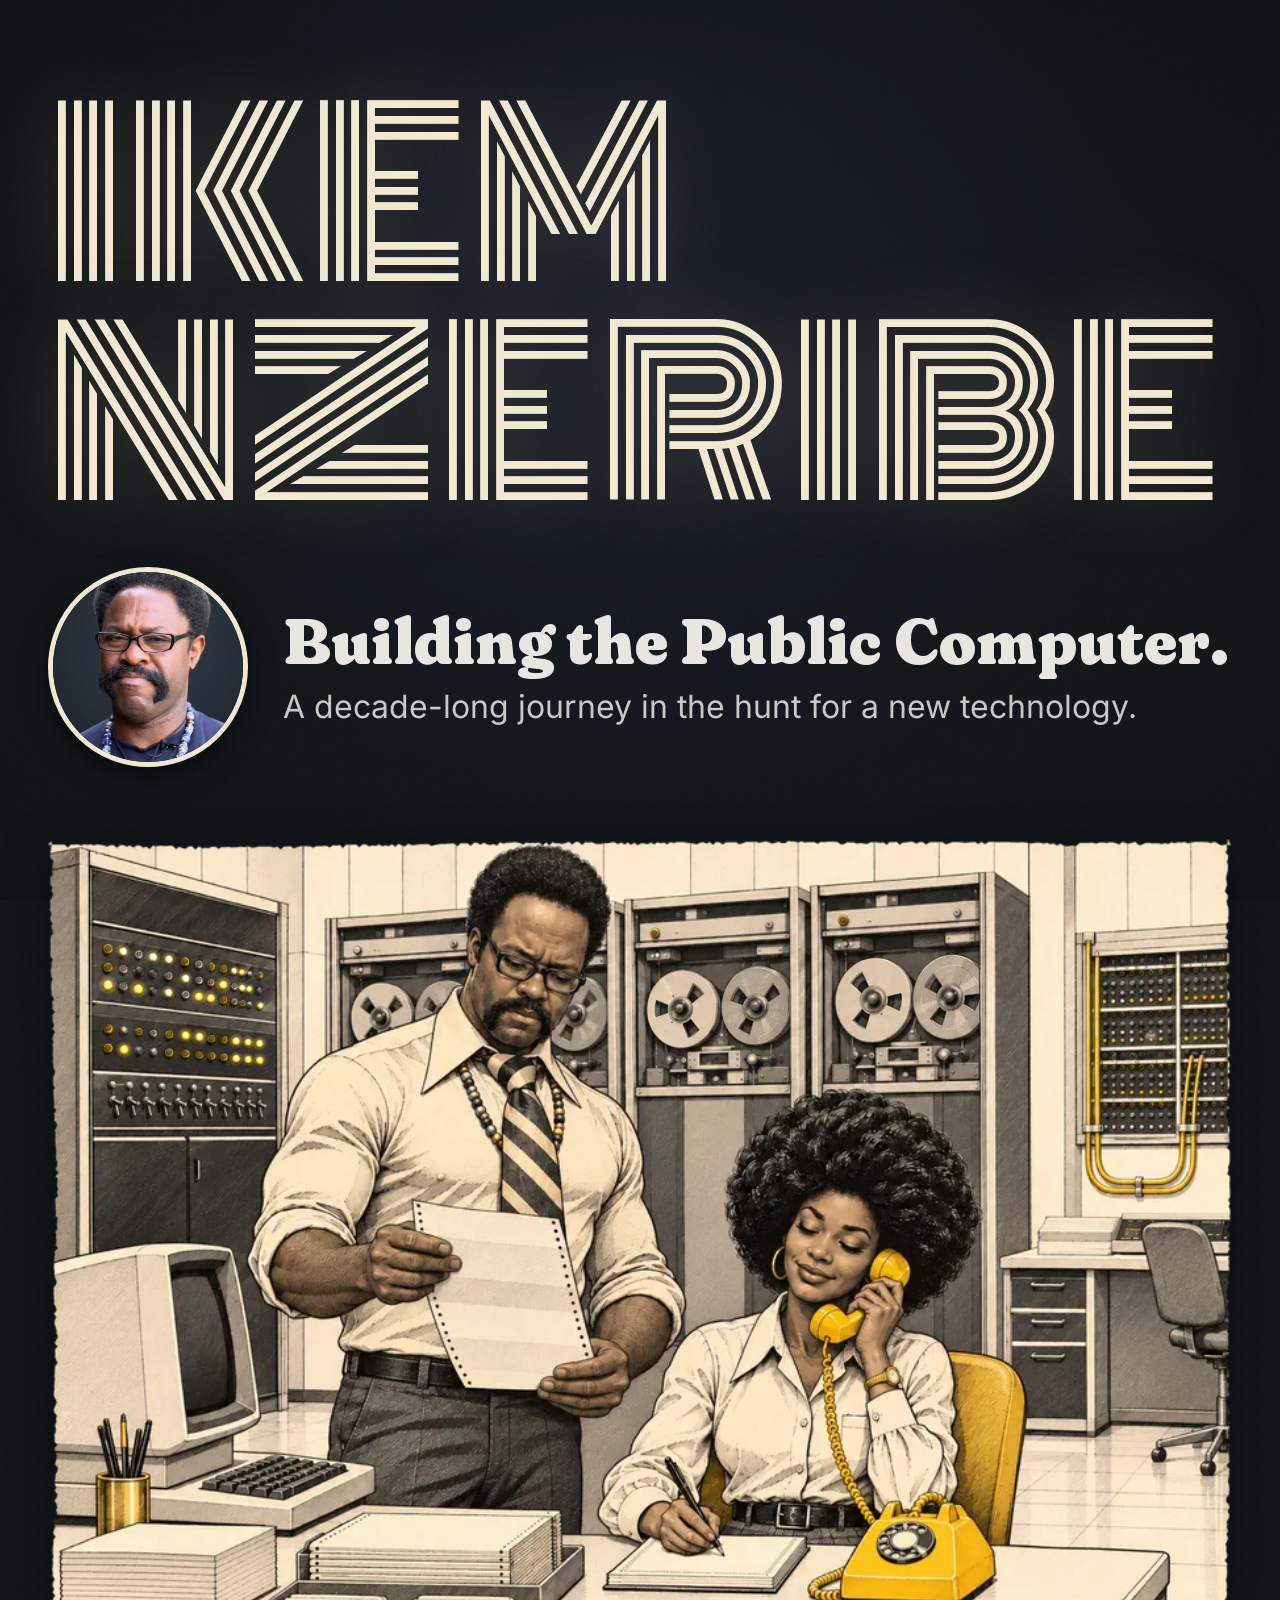
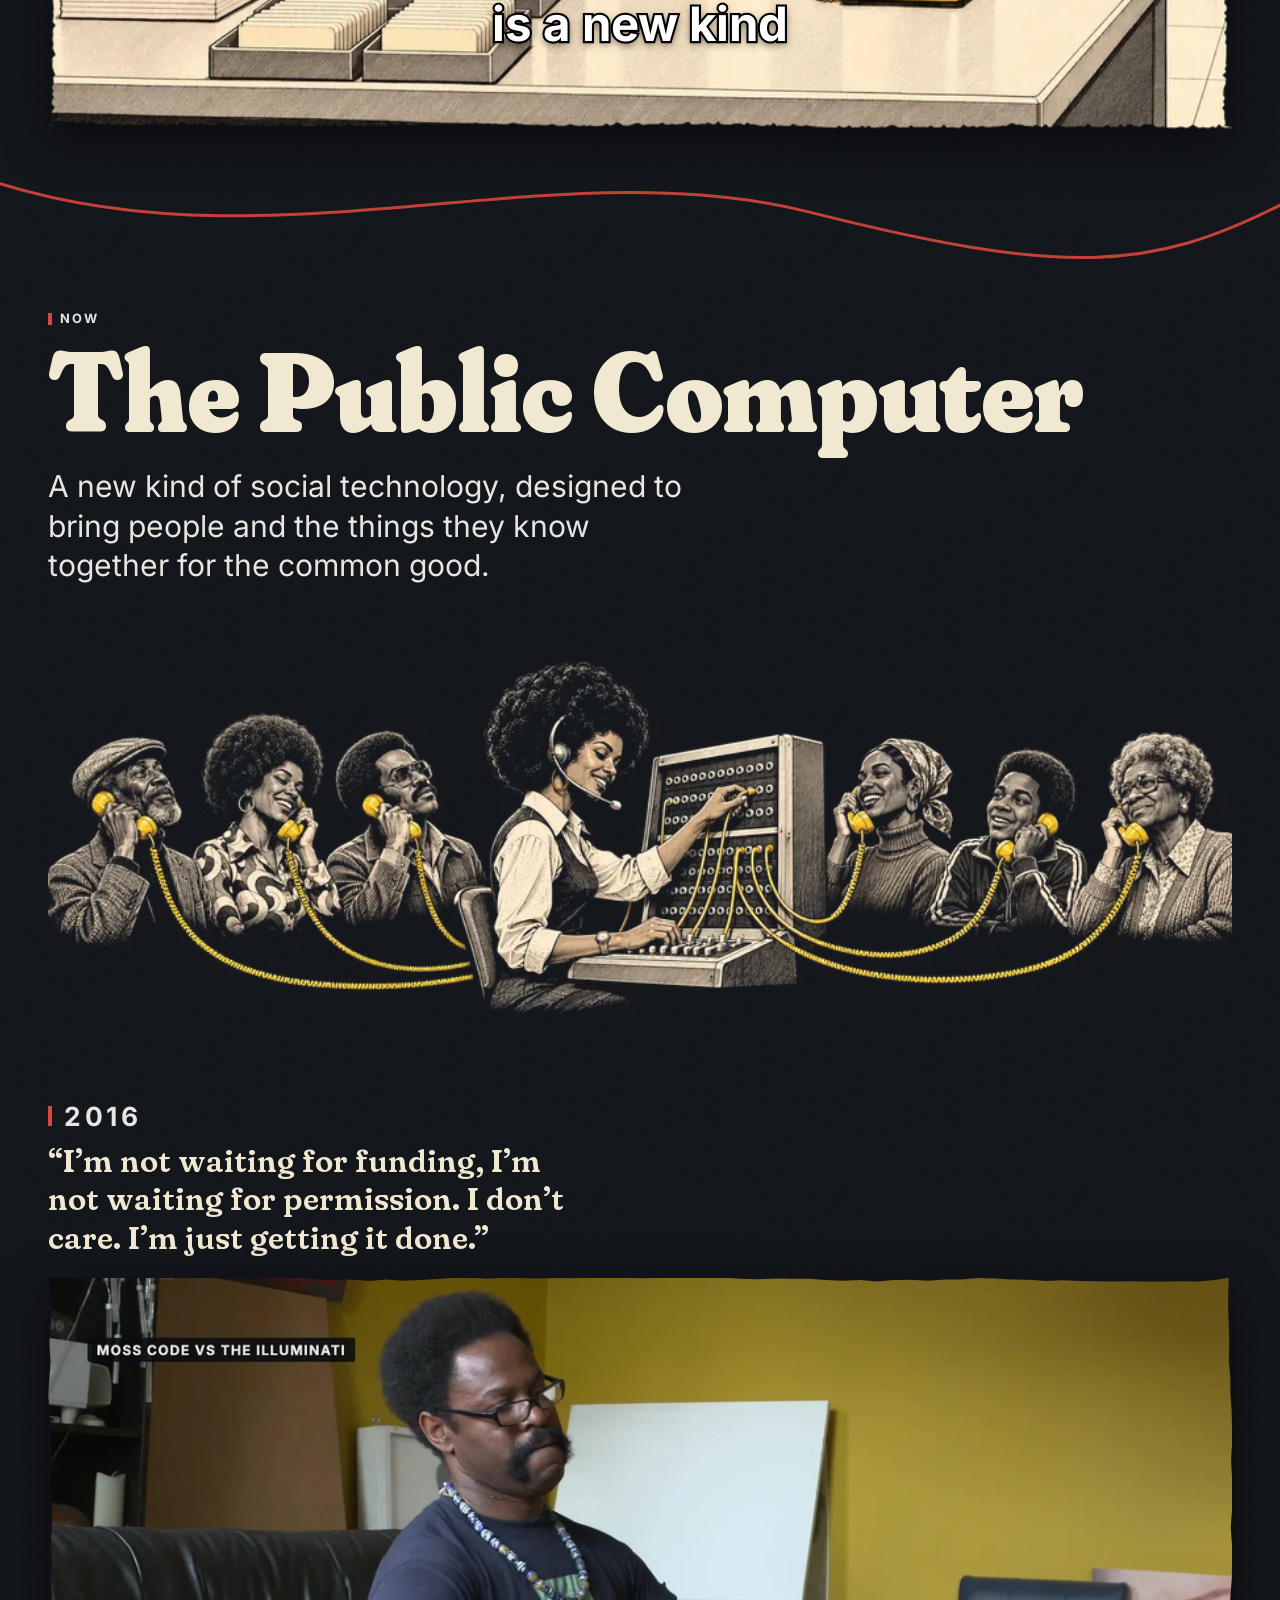
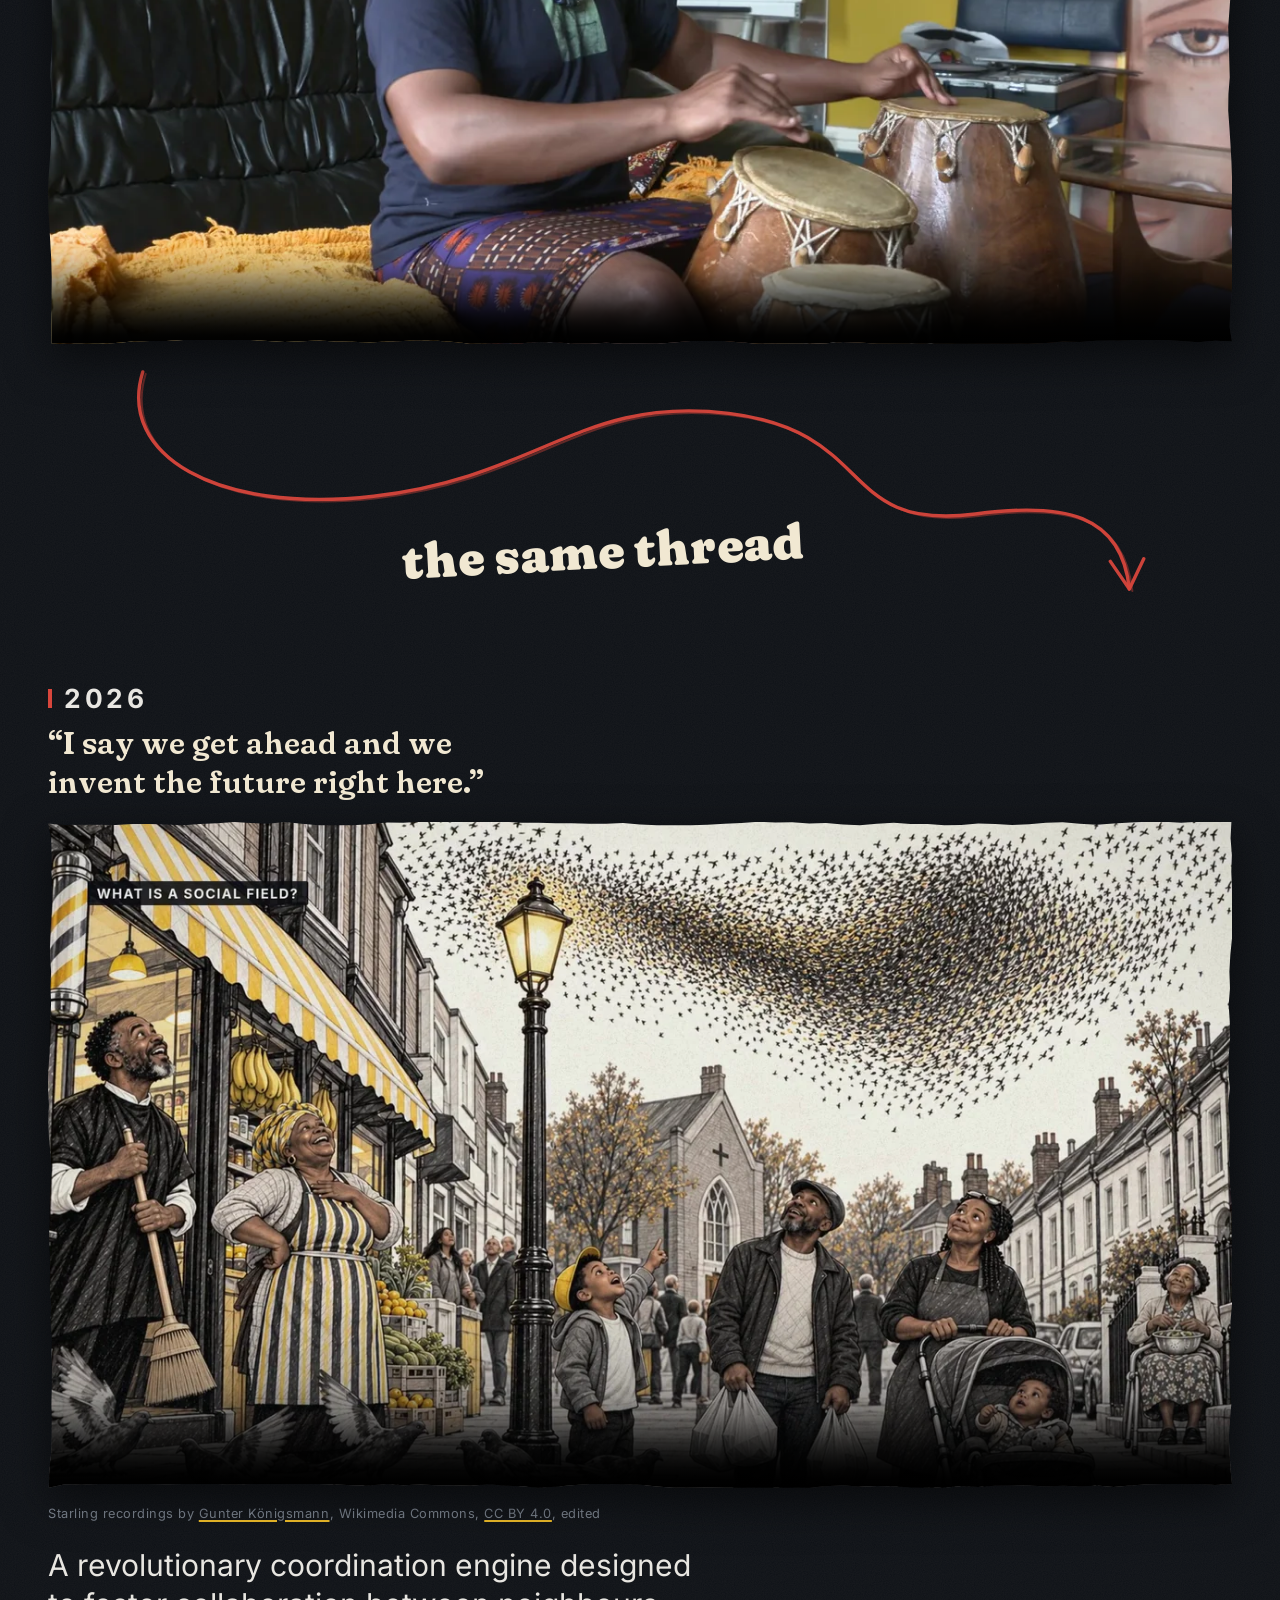
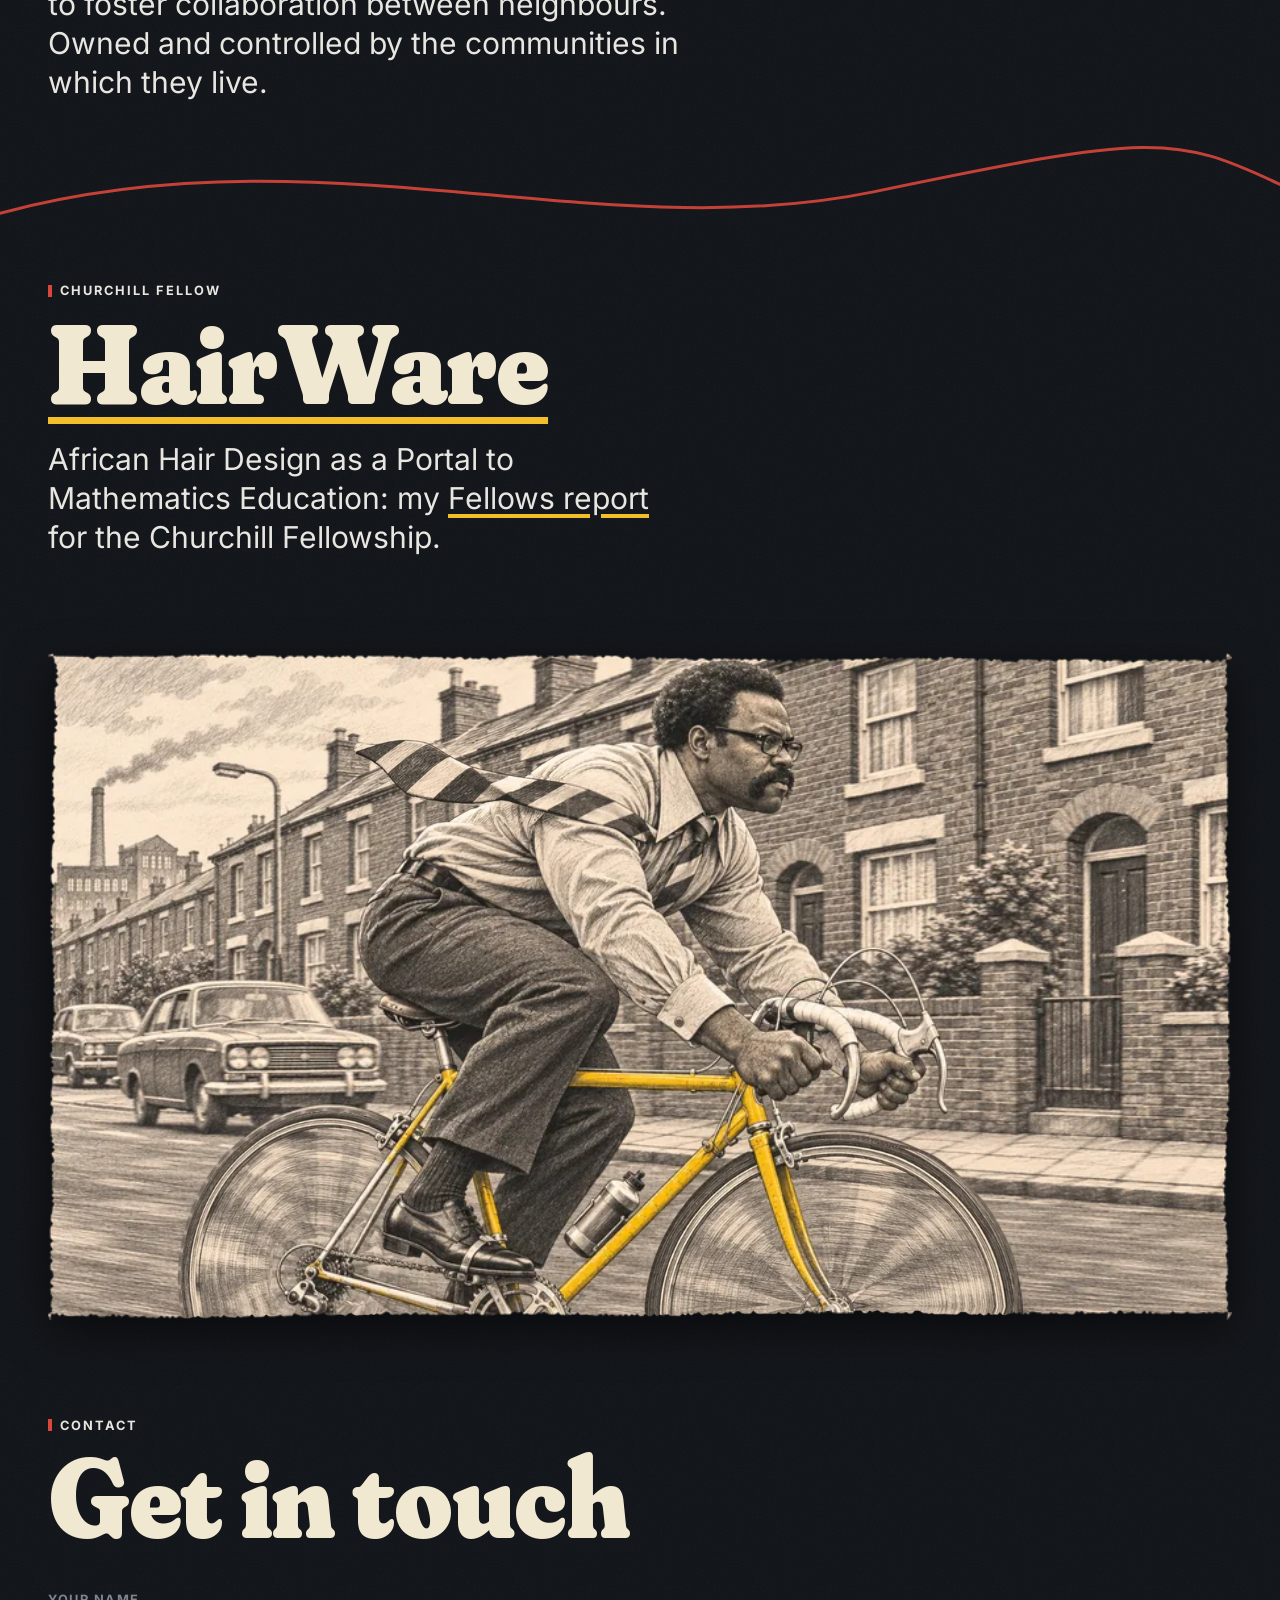
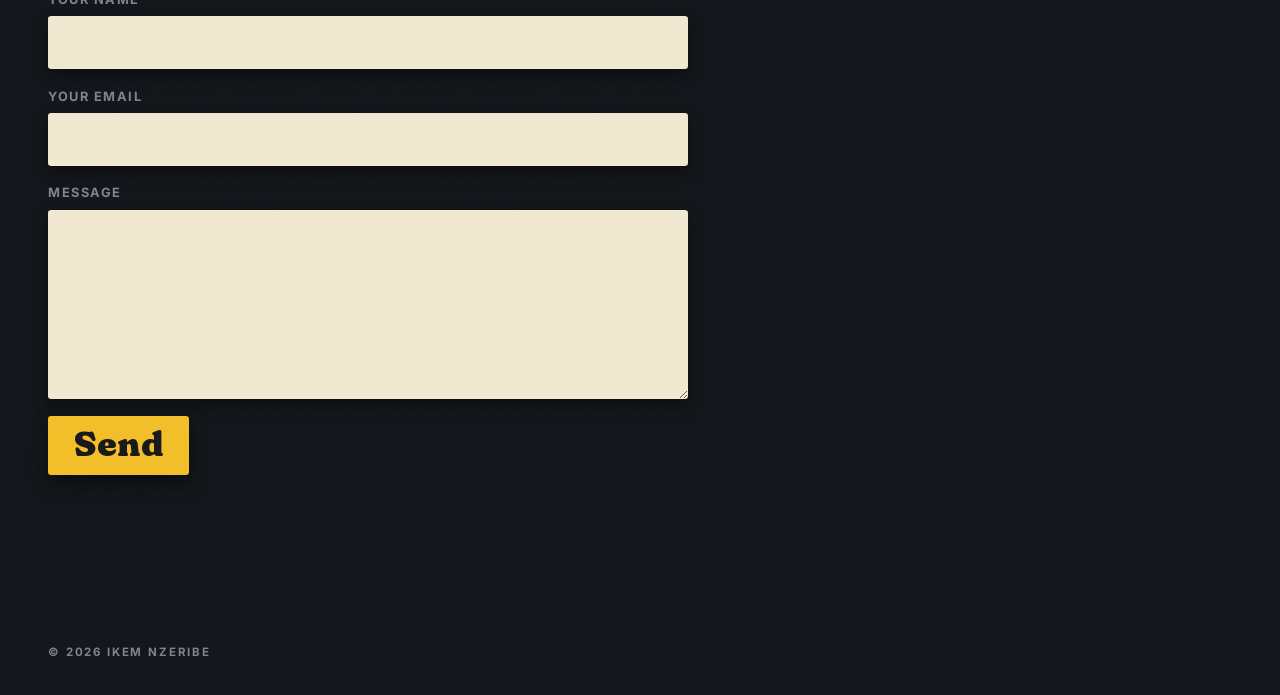
<file: index.html>
<!doctype html>
<html lang="en-GB">
<head>
<meta charset="utf-8">
<meta name="viewport" content="width=device-width, initial-scale=1">
<title>Ikem Nzeribe</title>
<meta name="description" content="Ikem Nzeribe is building the Public Computer: a new kind of social technology, designed to bring people and the things they know together for the common good.">
<link rel="canonical" href="https://nzeribe.uk/">
<meta property="og:type" content="website">
<meta property="og:url" content="https://nzeribe.uk/">
<meta property="og:title" content="Ikem Nzeribe">
<meta property="og:description" content="Building the Public Computer: a new kind of social technology, designed to bring people and the things they know together for the common good.">
<meta property="og:image" content="https://nzeribe.uk/img/og.jpg">
<meta property="og:image:width" content="1200">
<meta property="og:image:height" content="630">
<meta property="og:image:alt" content="Ikem Nzeribe and a colleague, drawn at work in a 1970s computer room, beside his name in striped 1970s letters.">
<meta name="twitter:card" content="summary_large_image">
<meta name="theme-color" content="#0e1116">
<link rel="icon" type="image/png" sizes="64x64" href="img/favicon-64.png">
<link rel="apple-touch-icon" href="img/apple-touch-icon.png">
<link rel="preload" href="fonts/Monoton-latin.woff2" as="font" type="font/woff2" crossorigin>
<link rel="preload" href="fonts/Fraunces-latin-var.woff2" as="font" type="font/woff2" crossorigin>
<link rel="stylesheet" href="style.css?v=3">
<link rel="stylesheet" href="film.css?v=4">
<script src="site.js?v=2" defer></script>
<script src="film.js?v=2" defer></script>
</head>
<body>

<main>

  <section class="wrap intro">
    <h1 class="name"><span>Ikem</span> <span>Nzeribe</span></h1>
    <div class="who">
      <img class="portrait" src="img/ikem.jpg" width="640" height="640" alt="Ikem Nzeribe: a handlebar moustache, black rectangular glasses and a string of beads; a serious, direct look.">
      <div class="say">
        <p class="lede">Building the Public Computer.</p>
        <p class="sub">A decade-long journey in the hunt for a new technology.</p>
      </div>
    </div>
  </section>

  <figure class="wrap card hero">
    <div class="frame">
      <img src="img/hero-1600.webp" srcset="img/hero-900.webp 900w, img/hero-1600.webp 1446w" sizes="(min-width: 1280px) 1184px, calc(100vw - 2rem)" width="1446" height="1087" alt="A drawing of Ikem and a colleague running a 1970s computer room together: she takes a call on a yellow rotary telephone and writes it down while he reads a printout. Tape drives and lamp panels line the walls, and the room is in good order.">
      <p class="caption" aria-hidden="true"><span data-caption></span></p>
    </div>
  </figure>

  <svg class="pencil" viewBox="0 0 1200 160" preserveAspectRatio="none" aria-hidden="true">
    <path d="M 0 30 C 260 150, 520 -20, 760 70 S 1080 150, 1200 60" />
  </svg>

  <section class="wrap now" aria-labelledby="now-title">
    <p class="kicker">Now</p>
    <h2 id="now-title" class="chunky">The Public Computer</h2>
    <p class="line">A new kind of social technology, designed to bring people and the things they know together for the common good.</p>
    <figure class="dissolve">
      <img src="img/switchboard-1600.webp" srcset="img/switchboard-900.webp 900w, img/switchboard-1600.webp 1600w" sizes="(min-width: 1280px) 1184px, calc(100vw - 2rem)" width="1600" height="533" loading="lazy" alt="A drawing of a 1970s switchboard operator connecting a chain of people, young and old, who talk to one another on yellow telephones; every cord runs back to her board.">
    </figure>

    <figure class="film" id="film">
      <p class="kicker">2016</p>
      <p class="say">&ldquo;I&rsquo;m not waiting for funding, I&rsquo;m not waiting for permission. I don&rsquo;t care. I&rsquo;m just getting it done.&rdquo;</p>
      <div class="frame">
        <video controls preload="none" playsinline width="1280" height="720" poster="img/moss-code-poster.webp" aria-label="Moss Code vs The Illuminati. A film.">
          <source src="film/moss-code.mp4" type="video/mp4">
        </video>
      </div>
    </figure>

    <svg class="thread" viewBox="0 0 1200 250" role="img" aria-label="An arrow drawn by hand from the first film to the second: the same thread.">
      <path class="stroke ghost" transform="translate(3 2)" d="M 96 6 C 70 90, 170 150, 330 132 C 500 112, 540 30, 690 48 C 840 66, 800 168, 940 150 C 1030 138, 1088 150, 1096 226"/>
      <path class="stroke" d="M 96 6 C 70 90, 170 150, 330 132 C 500 112, 540 30, 690 48 C 840 66, 800 168, 940 150 C 1030 138, 1088 150, 1096 226"/>
      <path class="stroke head" d="M 1110.6 195.3 L 1096 226 L 1076.7 198"/>
      <text x="360" y="216" transform="rotate(-3 360 216)">the same thread</text>
    </svg>

    <figure class="film torn-b" id="film-field">
      <p class="kicker">2026</p>
      <p class="say">&ldquo;I say we get ahead and we invent the future right here.&rdquo;</p>
      <div class="frame">
        <video controls preload="none" playsinline width="1280" height="720" poster="img/social-field-poster.webp" aria-label="What is a social field? A film.">
          <source src="film/social-field.mp4" type="video/mp4">
        </video>
      </div>
      <p class="label credit">Starling recordings by <a href="https://commons.wikimedia.org/wiki/File:2018-10-10_landende_stare.ogg">Gunter Königsmann</a>, Wikimedia Commons, <a href="https://creativecommons.org/licenses/by/4.0/">CC BY 4.0</a>, edited</p>
    </figure>

    <p class="line">A revolutionary coordination engine designed to foster collaboration between neighbours. Owned and controlled by the communities in which they live.</p>

  </section>

  <svg class="pencil" viewBox="0 0 1200 160" preserveAspectRatio="none" aria-hidden="true">
    <path d="M 0 110 C 300 -10, 560 160, 820 80 S 1100 0, 1200 70" />
  </svg>

  <section class="wrap fellow" aria-labelledby="fellow-title">
    <p class="kicker">Churchill Fellow</p>
    <h2 id="fellow-title" class="chunky"><a href="https://churchillfellowship.org/ideas-experts/ideas-library/hairware-african-hair-design-as-a-portal-to-mathematics-education/">HairWare</a></h2>
    <p class="line">African Hair Design as a Portal to Mathematics Education: my <a href="https://churchillfellowship.org/ideas-experts/ideas-library/hairware-african-hair-design-as-a-portal-to-mathematics-education/">Fellows report</a> for the Churchill Fellowship.</p>
  </section>

  <figure class="wrap card racer">
    <div class="frame">
      <img src="img/racer-1600.webp" srcset="img/racer-900.webp 900w, img/racer-1600.webp 1600w" sizes="(min-width: 1280px) 1184px, calc(100vw - 2rem)" width="1600" height="900" loading="lazy" alt="A drawing of Ikem riding a yellow racing bike down a street of red-brick terraces, his fat striped tie flying over his shoulder.">
    </div>
  </figure>

  <section class="wrap contact" aria-labelledby="contact-title">
    <p class="kicker">Contact</p>
    <h2 id="contact-title" class="chunky">Get in touch</h2>
    <form class="form" action="https://api.web3forms.com/submit" method="POST" data-form>
      <input type="hidden" name="access_key" value="f77bfeb5-20fa-4959-9a33-19c318b8830f">
      <input type="hidden" name="subject" value="A message from nzeribe.uk">
      <input type="hidden" name="from_name" value="nzeribe.uk">
      <input type="hidden" name="redirect" value="https://nzeribe.uk/thanks.html">
      <input type="checkbox" name="botcheck" class="hp" tabindex="-1" autocomplete="off" aria-hidden="true">
      <label>Your name <input type="text" name="name" required autocomplete="name"></label>
      <label>Your email <input type="email" name="email" required autocomplete="email"></label>
      <label>Message <textarea name="message" rows="6" required></textarea></label>
      <button type="submit">Send</button>
      <p class="status" role="status" aria-live="polite" data-status></p>
    </form>
  </section>

</main>

<footer class="wrap foot">
  <p class="label">© 2026 Ikem Nzeribe</p>
</footer>

</body>
</html>
</file>
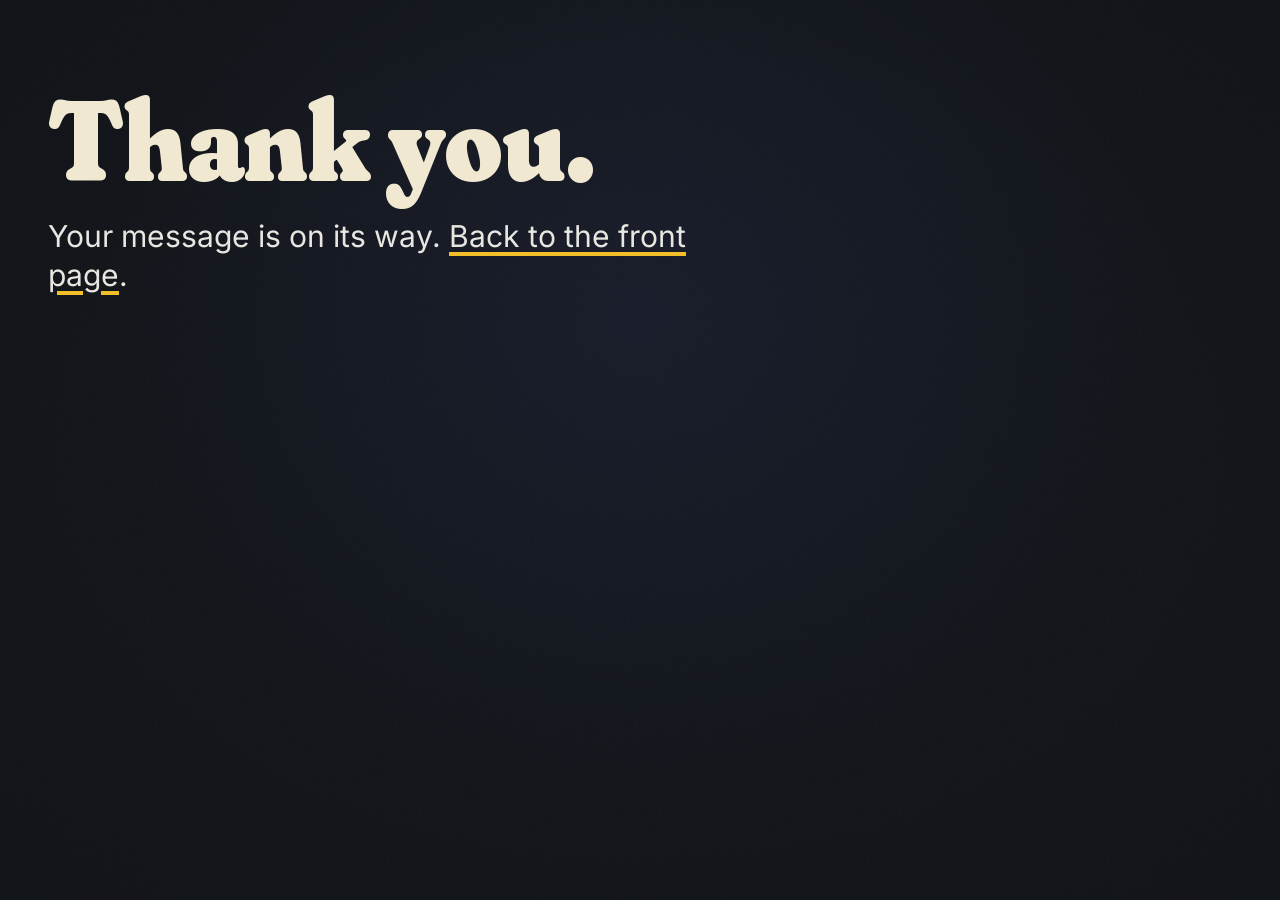
<file: thanks.html>
<!doctype html>
<html lang="en-GB">
<head>
<meta charset="utf-8">
<meta name="viewport" content="width=device-width, initial-scale=1">
<title>Thank you · Ikem Nzeribe</title>
<link rel="icon" type="image/png" sizes="64x64" href="/img/favicon-64.png">
<link rel="stylesheet" href="/style.css">
</head>
<body>
<main class="wrap intro">
  <h2 class="chunky">Thank you.</h2>
  <p class="line">Your message is on its way. <a href="/">Back to the front page</a>.</p>
</main>
</body>
</html>
</file>
<file: style.css>
@font-face {
  font-family: "Monoton";
  src: url("fonts/Monoton-latin.woff2") format("woff2");
  font-weight: 400;
  font-display: swap;
}
@font-face {
  font-family: "Fraunces";
  src: url("fonts/Fraunces-latin-var.woff2") format("woff2");
  font-weight: 100 900;
  font-display: swap;
}
@font-face {
  font-family: "Inter";
  src: url("fonts/Inter-400.woff2") format("woff2");
  font-weight: 400;
  font-display: swap;
}
@font-face {
  font-family: "Inter";
  src: url("fonts/Inter-700.woff2") format("woff2");
  font-weight: 700;
  font-display: swap;
}

:root {
  --ground: #0e1116;
  --ink: #e8e6e1;
  --cream: #f1e8d2;
  --dim: #7d8590;
  --yellow: #f2bf2a;
  --red: #d8463c;
  --gutter: clamp(1rem, 4vw, 3rem);
  --max: 1280px;
}

* { box-sizing: border-box; }

html { -webkit-text-size-adjust: 100%; }

body {
  margin: 0;
  color: var(--ink);
  background-color: var(--ground);
  background-image:
    radial-gradient(ellipse at 50% 35%, rgba(40, 46, 78, 0.35), rgba(0, 0, 0, 0) 60%),
    radial-gradient(ellipse at center, rgba(0, 0, 0, 0) 55%, rgba(0, 0, 0, 0.09) 100%),
    url("data:image/svg+xml;utf8,<svg xmlns='http://www.w3.org/2000/svg' width='240' height='240'><filter id='n'><feTurbulence type='fractalNoise' baseFrequency='0.9' numOctaves='2' stitchTiles='stitch'/><feColorMatrix values='0 0 0 0 1  0 0 0 0 1  0 0 0 0 1  0 0 0 0.045 0'/></filter><rect width='100%' height='100%' filter='url(%23n)'/></svg>");
  background-attachment: fixed, fixed, scroll;
  font-family: "Inter", system-ui, -apple-system, "Segoe UI", sans-serif;
  font-size: clamp(1.05rem, 0.98rem + 0.35vw, 1.3rem);
  line-height: 1.55;
  overflow-x: hidden;
}

img { display: block; max-width: 100%; height: auto; }

a {
  color: inherit;
  text-decoration-line: underline;
  text-decoration-color: var(--yellow);
  text-decoration-thickness: 0.12em;
  text-underline-offset: 0.18em;
}
a:hover, a:focus-visible { color: var(--yellow); }
a:focus-visible { outline: 3px solid var(--yellow); outline-offset: 4px; border-radius: 2px; }

.wrap {
  width: 100%;
  max-width: var(--max);
  margin-inline: auto;
  padding-inline: var(--gutter);
}

.label, .kicker {
  margin: 0;
  font-weight: 700;
  font-size: 0.72rem;
  letter-spacing: 0.16em;
  text-transform: uppercase;
  color: var(--dim);
}
.kicker { color: var(--ink); font-size: 0.8rem; margin-bottom: 0.6rem; }
.kicker::before {
  content: "";
  display: inline-block;
  width: 0.24rem;
  height: 0.95em;
  margin-right: 0.6em;
  vertical-align: -0.12em;
  background: var(--red);
}

.intro { padding-top: clamp(2.6rem, 7vw, 5.5rem); }
.name {
  margin: 0;
  font-family: "Monoton", "Inter", sans-serif;
  font-weight: 400;
  font-size: min(14.5rem, calc((100vw - 2 * var(--gutter)) / 5.3));
  line-height: 0.98;
  letter-spacing: 0.01em;
  text-transform: uppercase;
  color: var(--cream);
  text-shadow: 0 0 0.35em rgba(255, 228, 170, 0.18);
}
.name span { display: block; }

.who {
  display: flex;
  align-items: center;
  gap: clamp(1rem, 3vw, 2.2rem);
  margin-top: clamp(1.4rem, 3.5vw, 2.6rem);
}
.portrait {
  flex: none;
  width: clamp(7.5rem, 22vw, 12.5rem);
  aspect-ratio: 1;
  object-fit: cover;
  border-radius: 50%;
  border: 0.32rem solid var(--cream);
  box-shadow: 0 0.6rem 1.6rem rgba(0, 0, 0, 0.5);
}
.lede {
  min-width: 0;
  margin: 0;
  font-family: "Fraunces", Georgia, serif;
  font-weight: 900;
  font-size: clamp(1.5rem, 5.2vw, 4rem);
  line-height: 1.02;
  text-wrap: balance;
  color: var(--ink);
}

.card { margin: clamp(2.4rem, 6vw, 4.5rem) auto 0; }
.card .frame { position: relative; }
.card img { width: 100%; filter: drop-shadow(0 0.9rem 1.4rem rgba(0, 0, 0, 0.55)); }

.caption {
  position: absolute;
  inset: auto 0 9% 0;
  margin: 0;
  padding-inline: 6%;
  text-align: center;
  font-weight: 700;
  font-size: clamp(1.15rem, 3.7vw, 3.3rem);
  line-height: 1.1;
  color: #fff;
  -webkit-text-stroke: 0.09em #000;
  paint-order: stroke fill;
  text-shadow: 0 0.06em 0.18em rgba(0, 0, 0, 0.7);
  pointer-events: none;
}

.pencil {
  display: block;
  width: 100%;
  height: clamp(4rem, 9vw, 8rem);
  margin-block: clamp(1rem, 3vw, 2rem);
  overflow: hidden;
}
.pencil path {
  fill: none;
  stroke: var(--red);
  stroke-width: 3;
  stroke-linecap: round;
  vector-effect: non-scaling-stroke;
  opacity: 0.9;
}

.chunky {
  margin: 0;
  font-family: "Fraunces", Georgia, serif;
  font-weight: 900;
  font-size: min(7rem, calc((100vw - 2 * var(--gutter)) / 5.8));
  line-height: 0.95;
  letter-spacing: -0.01em;
  color: var(--cream);
}
.chunky a { text-decoration-thickness: 0.06em; text-underline-offset: 0.12em; }
.line {
  max-width: 34ch;
  margin: clamp(0.9rem, 2.2vw, 1.4rem) 0 0;
  font-size: clamp(1.25rem, 1rem + 1.1vw, 2rem);
  line-height: 1.3;
}

.racer { margin-top: clamp(3rem, 8vw, 6rem); }

.contact { margin-top: clamp(3rem, 8vw, 6rem); }
.form {
  display: grid;
  gap: 1.1rem;
  max-width: 40rem;
  margin-top: clamp(1.4rem, 3.5vw, 2.4rem);
}
.form label {
  display: grid;
  gap: 0.4rem;
  font-weight: 700;
  font-size: 0.8rem;
  letter-spacing: 0.12em;
  text-transform: uppercase;
  color: var(--dim);
}
.form input, .form textarea {
  width: 100%;
  padding: 0.8rem 0.95rem;
  border: 0;
  border-radius: 0.2rem;
  background: var(--cream);
  color: #1a1a1a;
  font: inherit;
  font-size: 1.1rem;
  letter-spacing: normal;
  text-transform: none;
  box-shadow: 0 0.4rem 1rem rgba(0, 0, 0, 0.35);
}
.form textarea { resize: vertical; min-height: 9rem; }
.form input:focus-visible, .form textarea:focus-visible { outline: 3px solid var(--yellow); outline-offset: 2px; }
.form .hp { display: none; }
.form button {
  justify-self: start;
  padding: 0.55rem 1.6rem 0.7rem;
  border: 0;
  border-radius: 0.2rem;
  background: var(--yellow);
  color: #1a1a1a;
  font-family: "Fraunces", Georgia, serif;
  font-weight: 900;
  font-size: clamp(1.5rem, 1.1rem + 1.4vw, 2.2rem);
  line-height: 1.1;
  cursor: pointer;
  box-shadow: 0 0.5rem 1.2rem rgba(0, 0, 0, 0.45);
}
.form button:hover { background: #ffd04a; }
.form button:focus-visible { outline: 3px solid var(--cream); outline-offset: 3px; }
.form button[disabled] { opacity: 0.6; cursor: progress; }
.status { margin: 0; min-height: 1.6em; font-size: 1.15rem; color: var(--ink); }

.foot { margin-top: clamp(3rem, 8vw, 6rem); padding-block: 1.6rem 2.2rem; }

@media (max-width: 560px) {
  .who { align-items: flex-start; }
}

.machine, .calls {
  position: absolute;
  inset: 0;
  pointer-events: none;
}
.machine .clip { position: absolute; inset: 0; }
.machine .reel { position: absolute; }
.machine .reel img { width: 100%; height: 100%; filter: none; }
.lamp, .jack { position: absolute; }
.lamp .shade, .lamp .glow {
  position: absolute;
  border-radius: 50%;
  opacity: 0;
  transition: opacity 0.22s ease-out;
}
.lamp .shade {
  inset: 29%;
  background: radial-gradient(circle closest-side, #77736b 0 72%, rgba(119, 115, 107, 0) 100%);
  mix-blend-mode: multiply;
}
.lamp .glow {
  inset: 0;
  background: radial-gradient(circle closest-side, rgba(255, 247, 210, 0.95) 0, rgba(255, 214, 90, 0.9) 30%, rgba(242, 191, 42, 0.4) 50%, rgba(242, 191, 42, 0) 100%);
  mix-blend-mode: screen;
}
.lamp.on .glow, .lamp.off .shade { opacity: 1; transition-duration: 0.07s; }
.jack {
  border-radius: 50%;
  background: radial-gradient(circle closest-side, #fff4c4 0, #ffd84f 14%, rgba(242, 191, 42, 0.95) 24%, rgba(242, 191, 42, 0.5) 42%, rgba(242, 191, 42, 0.16) 70%, rgba(242, 191, 42, 0) 100%);
  mix-blend-mode: screen;
  opacity: 0;
  transition: opacity 0.25s ease-out;
}
.jack.on { opacity: 1; transition-duration: 0.08s; }
.ride { position: absolute; inset: 0; pointer-events: none; }
.ride canvas { position: absolute; display: block; }

.dissolve { position: relative; margin: clamp(1.8rem, 4.5vw, 3.2rem) 0 0; }
.dissolve img {
  width: 100%;
  mix-blend-mode: screen;
  -webkit-mask-image: radial-gradient(ellipse 72% 78% at 50% 50%, #000 70%, transparent 100%);
  mask-image: radial-gradient(ellipse 72% 78% at 50% 50%, #000 70%, transparent 100%);
}
</file>
<file: film.css>
.film { margin: clamp(2.4rem, 6vw, 4.5rem) 0 0; }
.film .frame { filter: drop-shadow(0 0.9rem 1.4rem rgba(0, 0, 0, 0.55)); }
.film video {
  display: block;
  width: 100%;
  height: auto;
  aspect-ratio: 16 / 9;
  background: #0e1116;
  -webkit-clip-path: polygon(0.00% 0.01%, 1.43% 0.08%, 2.86% 0.00%, 4.29% 0.02%, 5.71% 0.00%, 7.14% 0.00%, 8.57% 0.00%, 10.00% 0.00%, 11.43% 0.00%, 12.86% 0.00%, 14.29% 0.00%, 15.71% 0.00%, 17.14% 0.16%, 18.57% 0.00%, 20.00% 0.00%, 21.43% 0.06%, 22.86% 0.28%, 24.29% 0.32%, 25.71% 0.27%, 27.14% 0.51%, 28.57% 0.28%, 30.00% 0.46%, 31.43% 0.36%, 32.86% 0.18%, 34.29% 0.00%, 35.71% 0.00%, 37.14% 0.16%, 38.57% 0.00%, 40.00% 0.04%, 41.43% 0.11%, 42.86% 0.05%, 44.29% 0.07%, 45.71% 0.00%, 47.14% 0.00%, 48.57% 0.00%, 50.00% 0.09%, 51.43% 0.05%, 52.86% 0.00%, 54.29% 0.04%, 55.71% 0.02%, 57.14% 0.00%, 58.57% 0.15%, 60.00% 0.24%, 61.43% 0.12%, 62.86% 0.15%, 64.29% 0.17%, 65.71% 0.35%, 67.14% 0.47%, 68.57% 0.36%, 70.00% 0.55%, 71.43% 0.36%, 72.86% 0.32%, 74.29% 0.45%, 75.71% 0.28%, 77.14% 0.27%, 78.57% 0.04%, 80.00% 0.13%, 81.43% 0.26%, 82.86% 0.29%, 84.29% 0.48%, 85.71% 0.39%, 87.14% 0.48%, 88.57% 0.53%, 90.00% 0.55%, 91.43% 0.53%, 92.86% 0.55%, 94.29% 0.55%, 95.71% 0.54%, 97.14% 0.55%, 98.57% 0.33%, 99.73% 0.00%, 99.68% 2.50%, 99.68% 5.00%, 99.74% 7.50%, 99.77% 10.00%, 99.73% 12.50%, 99.86% 15.00%, 99.87% 17.50%, 99.97% 20.00%, 100.00% 22.50%, 100.00% 25.00%, 99.92% 27.50%, 100.00% 30.00%, 100.00% 32.50%, 100.00% 35.00%, 99.89% 37.50%, 100.00% 40.00%, 100.00% 42.50%, 99.99% 45.00%, 99.88% 47.50%, 99.78% 50.00%, 99.68% 52.50%, 99.74% 55.00%, 99.77% 57.50%, 99.81% 60.00%, 99.70% 62.50%, 99.68% 65.00%, 99.78% 67.50%, 99.87% 70.00%, 99.95% 72.50%, 100.00% 75.00%, 100.00% 77.50%, 99.97% 80.00%, 100.00% 82.50%, 100.00% 85.00%, 100.00% 87.50%, 100.00% 90.00%, 99.98% 92.50%, 99.85% 95.00%, 99.80% 97.50%, 100.00% 99.66%, 98.57% 99.57%, 97.14% 99.79%, 95.71% 99.59%, 94.29% 99.46%, 92.86% 99.45%, 91.43% 99.45%, 90.00% 99.50%, 88.57% 99.55%, 87.14% 99.75%, 85.71% 99.68%, 84.29% 99.90%, 82.86% 100.00%, 81.43% 100.00%, 80.00% 100.00%, 78.57% 100.00%, 77.14% 100.00%, 75.71% 100.00%, 74.29% 100.00%, 72.86% 100.00%, 71.43% 100.00%, 70.00% 100.00%, 68.57% 99.81%, 67.14% 99.76%, 65.71% 99.93%, 64.29% 100.00%, 62.86% 100.00%, 61.43% 100.00%, 60.00% 100.00%, 58.57% 99.83%, 57.14% 99.58%, 55.71% 99.60%, 54.29% 99.61%, 52.86% 99.81%, 51.43% 100.00%, 50.00% 100.00%, 48.57% 100.00%, 47.14% 99.84%, 45.71% 100.00%, 44.29% 100.00%, 42.86% 99.78%, 41.43% 99.76%, 40.00% 99.94%, 38.57% 99.92%, 37.14% 100.00%, 35.71% 99.99%, 34.29% 99.75%, 32.86% 99.57%, 31.43% 99.47%, 30.00% 99.59%, 28.57% 99.66%, 27.14% 99.82%, 25.71% 99.69%, 24.29% 99.67%, 22.86% 99.53%, 21.43% 99.62%, 20.00% 99.75%, 18.57% 99.60%, 17.14% 99.45%, 15.71% 99.45%, 14.29% 99.45%, 12.86% 99.45%, 11.43% 99.45%, 10.00% 99.59%, 8.57% 99.58%, 7.14% 99.65%, 5.71% 99.88%, 4.29% 100.00%, 2.86% 100.00%, 1.43% 100.00%, 0.32% 100.00%, 0.30% 97.50%, 0.32% 95.00%, 0.32% 92.50%, 0.32% 90.00%, 0.28% 87.50%, 0.20% 85.00%, 0.12% 82.50%, 0.03% 80.00%, 0.00% 77.50%, 0.04% 75.00%, 0.15% 72.50%, 0.25% 70.00%, 0.24% 67.50%, 0.29% 65.00%, 0.32% 62.50%, 0.20% 60.00%, 0.25% 57.50%, 0.32% 55.00%, 0.32% 52.50%, 0.32% 50.00%, 0.31% 47.50%, 0.22% 45.00%, 0.30% 42.50%, 0.26% 40.00%, 0.32% 37.50%, 0.32% 35.00%, 0.29% 32.50%, 0.26% 30.00%, 0.32% 27.50%, 0.32% 25.00%, 0.22% 22.50%, 0.12% 20.00%, 0.02% 17.50%, 0.13% 15.00%, 0.22% 12.50%, 0.12% 10.00%, 0.21% 7.50%, 0.32% 5.00%, 0.32% 2.50%);
  clip-path: polygon(0.00% 0.01%, 1.43% 0.08%, 2.86% 0.00%, 4.29% 0.02%, 5.71% 0.00%, 7.14% 0.00%, 8.57% 0.00%, 10.00% 0.00%, 11.43% 0.00%, 12.86% 0.00%, 14.29% 0.00%, 15.71% 0.00%, 17.14% 0.16%, 18.57% 0.00%, 20.00% 0.00%, 21.43% 0.06%, 22.86% 0.28%, 24.29% 0.32%, 25.71% 0.27%, 27.14% 0.51%, 28.57% 0.28%, 30.00% 0.46%, 31.43% 0.36%, 32.86% 0.18%, 34.29% 0.00%, 35.71% 0.00%, 37.14% 0.16%, 38.57% 0.00%, 40.00% 0.04%, 41.43% 0.11%, 42.86% 0.05%, 44.29% 0.07%, 45.71% 0.00%, 47.14% 0.00%, 48.57% 0.00%, 50.00% 0.09%, 51.43% 0.05%, 52.86% 0.00%, 54.29% 0.04%, 55.71% 0.02%, 57.14% 0.00%, 58.57% 0.15%, 60.00% 0.24%, 61.43% 0.12%, 62.86% 0.15%, 64.29% 0.17%, 65.71% 0.35%, 67.14% 0.47%, 68.57% 0.36%, 70.00% 0.55%, 71.43% 0.36%, 72.86% 0.32%, 74.29% 0.45%, 75.71% 0.28%, 77.14% 0.27%, 78.57% 0.04%, 80.00% 0.13%, 81.43% 0.26%, 82.86% 0.29%, 84.29% 0.48%, 85.71% 0.39%, 87.14% 0.48%, 88.57% 0.53%, 90.00% 0.55%, 91.43% 0.53%, 92.86% 0.55%, 94.29% 0.55%, 95.71% 0.54%, 97.14% 0.55%, 98.57% 0.33%, 99.73% 0.00%, 99.68% 2.50%, 99.68% 5.00%, 99.74% 7.50%, 99.77% 10.00%, 99.73% 12.50%, 99.86% 15.00%, 99.87% 17.50%, 99.97% 20.00%, 100.00% 22.50%, 100.00% 25.00%, 99.92% 27.50%, 100.00% 30.00%, 100.00% 32.50%, 100.00% 35.00%, 99.89% 37.50%, 100.00% 40.00%, 100.00% 42.50%, 99.99% 45.00%, 99.88% 47.50%, 99.78% 50.00%, 99.68% 52.50%, 99.74% 55.00%, 99.77% 57.50%, 99.81% 60.00%, 99.70% 62.50%, 99.68% 65.00%, 99.78% 67.50%, 99.87% 70.00%, 99.95% 72.50%, 100.00% 75.00%, 100.00% 77.50%, 99.97% 80.00%, 100.00% 82.50%, 100.00% 85.00%, 100.00% 87.50%, 100.00% 90.00%, 99.98% 92.50%, 99.85% 95.00%, 99.80% 97.50%, 100.00% 99.66%, 98.57% 99.57%, 97.14% 99.79%, 95.71% 99.59%, 94.29% 99.46%, 92.86% 99.45%, 91.43% 99.45%, 90.00% 99.50%, 88.57% 99.55%, 87.14% 99.75%, 85.71% 99.68%, 84.29% 99.90%, 82.86% 100.00%, 81.43% 100.00%, 80.00% 100.00%, 78.57% 100.00%, 77.14% 100.00%, 75.71% 100.00%, 74.29% 100.00%, 72.86% 100.00%, 71.43% 100.00%, 70.00% 100.00%, 68.57% 99.81%, 67.14% 99.76%, 65.71% 99.93%, 64.29% 100.00%, 62.86% 100.00%, 61.43% 100.00%, 60.00% 100.00%, 58.57% 99.83%, 57.14% 99.58%, 55.71% 99.60%, 54.29% 99.61%, 52.86% 99.81%, 51.43% 100.00%, 50.00% 100.00%, 48.57% 100.00%, 47.14% 99.84%, 45.71% 100.00%, 44.29% 100.00%, 42.86% 99.78%, 41.43% 99.76%, 40.00% 99.94%, 38.57% 99.92%, 37.14% 100.00%, 35.71% 99.99%, 34.29% 99.75%, 32.86% 99.57%, 31.43% 99.47%, 30.00% 99.59%, 28.57% 99.66%, 27.14% 99.82%, 25.71% 99.69%, 24.29% 99.67%, 22.86% 99.53%, 21.43% 99.62%, 20.00% 99.75%, 18.57% 99.60%, 17.14% 99.45%, 15.71% 99.45%, 14.29% 99.45%, 12.86% 99.45%, 11.43% 99.45%, 10.00% 99.59%, 8.57% 99.58%, 7.14% 99.65%, 5.71% 99.88%, 4.29% 100.00%, 2.86% 100.00%, 1.43% 100.00%, 0.32% 100.00%, 0.30% 97.50%, 0.32% 95.00%, 0.32% 92.50%, 0.32% 90.00%, 0.28% 87.50%, 0.20% 85.00%, 0.12% 82.50%, 0.03% 80.00%, 0.00% 77.50%, 0.04% 75.00%, 0.15% 72.50%, 0.25% 70.00%, 0.24% 67.50%, 0.29% 65.00%, 0.32% 62.50%, 0.20% 60.00%, 0.25% 57.50%, 0.32% 55.00%, 0.32% 52.50%, 0.32% 50.00%, 0.31% 47.50%, 0.22% 45.00%, 0.30% 42.50%, 0.26% 40.00%, 0.32% 37.50%, 0.32% 35.00%, 0.29% 32.50%, 0.26% 30.00%, 0.32% 27.50%, 0.32% 25.00%, 0.22% 22.50%, 0.12% 20.00%, 0.02% 17.50%, 0.13% 15.00%, 0.22% 12.50%, 0.12% 10.00%, 0.21% 7.50%, 0.32% 5.00%, 0.32% 2.50%);
}
.film.torn-b video {
  -webkit-clip-path: polygon(0.00% 0.28%, 1.43% 0.49%, 2.86% 0.47%, 4.29% 0.48%, 5.71% 0.52%, 7.14% 0.36%, 8.57% 0.37%, 10.00% 0.43%, 11.43% 0.55%, 12.86% 0.35%, 14.29% 0.25%, 15.71% 0.05%, 17.14% 0.20%, 18.57% 0.30%, 20.00% 0.07%, 21.43% 0.31%, 22.86% 0.54%, 24.29% 0.55%, 25.71% 0.55%, 27.14% 0.38%, 28.57% 0.14%, 30.00% 0.15%, 31.43% 0.00%, 32.86% 0.00%, 34.29% 0.00%, 35.71% 0.00%, 37.14% 0.00%, 38.57% 0.00%, 40.00% 0.17%, 41.43% 0.18%, 42.86% 0.25%, 44.29% 0.25%, 45.71% 0.33%, 47.14% 0.31%, 48.57% 0.20%, 50.00% 0.44%, 51.43% 0.55%, 52.86% 0.55%, 54.29% 0.55%, 55.71% 0.46%, 57.14% 0.32%, 58.57% 0.22%, 60.00% 0.01%, 61.43% 0.14%, 62.86% 0.09%, 64.29% 0.26%, 65.71% 0.21%, 67.14% 0.43%, 68.57% 0.55%, 70.00% 0.30%, 71.43% 0.16%, 72.86% 0.36%, 74.29% 0.35%, 75.71% 0.55%, 77.14% 0.50%, 78.57% 0.29%, 80.00% 0.35%, 81.43% 0.49%, 82.86% 0.38%, 84.29% 0.17%, 85.71% 0.09%, 87.14% 0.32%, 88.57% 0.45%, 90.00% 0.26%, 91.43% 0.13%, 92.86% 0.00%, 94.29% 0.00%, 95.71% 0.15%, 97.14% 0.00%, 98.57% 0.03%, 99.95% 0.00%, 99.88% 2.50%, 99.99% 5.00%, 99.94% 7.50%, 100.00% 10.00%, 100.00% 12.50%, 100.00% 15.00%, 100.00% 17.50%, 99.86% 20.00%, 99.78% 22.50%, 99.83% 25.00%, 99.72% 27.50%, 99.81% 30.00%, 99.84% 32.50%, 99.73% 35.00%, 99.69% 37.50%, 99.81% 40.00%, 99.68% 42.50%, 99.76% 45.00%, 99.83% 47.50%, 99.75% 50.00%, 99.80% 52.50%, 99.86% 55.00%, 99.98% 57.50%, 100.00% 60.00%, 99.98% 62.50%, 100.00% 65.00%, 99.97% 67.50%, 100.00% 70.00%, 100.00% 72.50%, 99.87% 75.00%, 99.87% 77.50%, 99.85% 80.00%, 99.75% 82.50%, 99.84% 85.00%, 99.94% 87.50%, 99.82% 90.00%, 99.73% 92.50%, 99.80% 95.00%, 99.89% 97.50%, 100.00% 99.45%, 98.57% 99.60%, 97.14% 99.45%, 95.71% 99.45%, 94.29% 99.45%, 92.86% 99.49%, 91.43% 99.68%, 90.00% 99.91%, 88.57% 99.68%, 87.14% 99.81%, 85.71% 99.71%, 84.29% 99.83%, 82.86% 99.67%, 81.43% 99.62%, 80.00% 99.73%, 78.57% 99.89%, 77.14% 99.78%, 75.71% 99.99%, 74.29% 100.00%, 72.86% 99.97%, 71.43% 99.80%, 70.00% 99.74%, 68.57% 99.85%, 67.14% 99.64%, 65.71% 99.79%, 64.29% 100.00%, 62.86% 100.00%, 61.43% 100.00%, 60.00% 100.00%, 58.57% 100.00%, 57.14% 100.00%, 55.71% 99.96%, 54.29% 100.00%, 52.86% 100.00%, 51.43% 99.81%, 50.00% 99.57%, 48.57% 99.49%, 47.14% 99.45%, 45.71% 99.45%, 44.29% 99.63%, 42.86% 99.86%, 41.43% 100.00%, 40.00% 99.80%, 38.57% 99.70%, 37.14% 99.47%, 35.71% 99.71%, 34.29% 99.64%, 32.86% 99.65%, 31.43% 99.53%, 30.00% 99.62%, 28.57% 99.45%, 27.14% 99.66%, 25.71% 99.64%, 24.29% 99.52%, 22.86% 99.45%, 21.43% 99.45%, 20.00% 99.45%, 18.57% 99.45%, 17.14% 99.45%, 15.71% 99.52%, 14.29% 99.45%, 12.86% 99.45%, 11.43% 99.45%, 10.00% 99.49%, 8.57% 99.45%, 7.14% 99.45%, 5.71% 99.45%, 4.29% 99.45%, 2.86% 99.51%, 1.43% 99.47%, 0.07% 100.00%, 0.11% 97.50%, 0.26% 95.00%, 0.32% 92.50%, 0.32% 90.00%, 0.29% 87.50%, 0.32% 85.00%, 0.32% 82.50%, 0.30% 80.00%, 0.32% 77.50%, 0.20% 75.00%, 0.27% 72.50%, 0.14% 70.00%, 0.17% 67.50%, 0.16% 65.00%, 0.08% 62.50%, 0.14% 60.00%, 0.14% 57.50%, 0.17% 55.00%, 0.29% 52.50%, 0.22% 50.00%, 0.08% 47.50%, 0.02% 45.00%, 0.08% 42.50%, 0.00% 40.00%, 0.00% 37.50%, 0.12% 35.00%, 0.16% 32.50%, 0.15% 30.00%, 0.26% 27.50%, 0.21% 25.00%, 0.26% 22.50%, 0.17% 20.00%, 0.15% 17.50%, 0.24% 15.00%, 0.32% 12.50%, 0.32% 10.00%, 0.29% 7.50%, 0.31% 5.00%, 0.26% 2.50%);
  clip-path: polygon(0.00% 0.28%, 1.43% 0.49%, 2.86% 0.47%, 4.29% 0.48%, 5.71% 0.52%, 7.14% 0.36%, 8.57% 0.37%, 10.00% 0.43%, 11.43% 0.55%, 12.86% 0.35%, 14.29% 0.25%, 15.71% 0.05%, 17.14% 0.20%, 18.57% 0.30%, 20.00% 0.07%, 21.43% 0.31%, 22.86% 0.54%, 24.29% 0.55%, 25.71% 0.55%, 27.14% 0.38%, 28.57% 0.14%, 30.00% 0.15%, 31.43% 0.00%, 32.86% 0.00%, 34.29% 0.00%, 35.71% 0.00%, 37.14% 0.00%, 38.57% 0.00%, 40.00% 0.17%, 41.43% 0.18%, 42.86% 0.25%, 44.29% 0.25%, 45.71% 0.33%, 47.14% 0.31%, 48.57% 0.20%, 50.00% 0.44%, 51.43% 0.55%, 52.86% 0.55%, 54.29% 0.55%, 55.71% 0.46%, 57.14% 0.32%, 58.57% 0.22%, 60.00% 0.01%, 61.43% 0.14%, 62.86% 0.09%, 64.29% 0.26%, 65.71% 0.21%, 67.14% 0.43%, 68.57% 0.55%, 70.00% 0.30%, 71.43% 0.16%, 72.86% 0.36%, 74.29% 0.35%, 75.71% 0.55%, 77.14% 0.50%, 78.57% 0.29%, 80.00% 0.35%, 81.43% 0.49%, 82.86% 0.38%, 84.29% 0.17%, 85.71% 0.09%, 87.14% 0.32%, 88.57% 0.45%, 90.00% 0.26%, 91.43% 0.13%, 92.86% 0.00%, 94.29% 0.00%, 95.71% 0.15%, 97.14% 0.00%, 98.57% 0.03%, 99.95% 0.00%, 99.88% 2.50%, 99.99% 5.00%, 99.94% 7.50%, 100.00% 10.00%, 100.00% 12.50%, 100.00% 15.00%, 100.00% 17.50%, 99.86% 20.00%, 99.78% 22.50%, 99.83% 25.00%, 99.72% 27.50%, 99.81% 30.00%, 99.84% 32.50%, 99.73% 35.00%, 99.69% 37.50%, 99.81% 40.00%, 99.68% 42.50%, 99.76% 45.00%, 99.83% 47.50%, 99.75% 50.00%, 99.80% 52.50%, 99.86% 55.00%, 99.98% 57.50%, 100.00% 60.00%, 99.98% 62.50%, 100.00% 65.00%, 99.97% 67.50%, 100.00% 70.00%, 100.00% 72.50%, 99.87% 75.00%, 99.87% 77.50%, 99.85% 80.00%, 99.75% 82.50%, 99.84% 85.00%, 99.94% 87.50%, 99.82% 90.00%, 99.73% 92.50%, 99.80% 95.00%, 99.89% 97.50%, 100.00% 99.45%, 98.57% 99.60%, 97.14% 99.45%, 95.71% 99.45%, 94.29% 99.45%, 92.86% 99.49%, 91.43% 99.68%, 90.00% 99.91%, 88.57% 99.68%, 87.14% 99.81%, 85.71% 99.71%, 84.29% 99.83%, 82.86% 99.67%, 81.43% 99.62%, 80.00% 99.73%, 78.57% 99.89%, 77.14% 99.78%, 75.71% 99.99%, 74.29% 100.00%, 72.86% 99.97%, 71.43% 99.80%, 70.00% 99.74%, 68.57% 99.85%, 67.14% 99.64%, 65.71% 99.79%, 64.29% 100.00%, 62.86% 100.00%, 61.43% 100.00%, 60.00% 100.00%, 58.57% 100.00%, 57.14% 100.00%, 55.71% 99.96%, 54.29% 100.00%, 52.86% 100.00%, 51.43% 99.81%, 50.00% 99.57%, 48.57% 99.49%, 47.14% 99.45%, 45.71% 99.45%, 44.29% 99.63%, 42.86% 99.86%, 41.43% 100.00%, 40.00% 99.80%, 38.57% 99.70%, 37.14% 99.47%, 35.71% 99.71%, 34.29% 99.64%, 32.86% 99.65%, 31.43% 99.53%, 30.00% 99.62%, 28.57% 99.45%, 27.14% 99.66%, 25.71% 99.64%, 24.29% 99.52%, 22.86% 99.45%, 21.43% 99.45%, 20.00% 99.45%, 18.57% 99.45%, 17.14% 99.45%, 15.71% 99.52%, 14.29% 99.45%, 12.86% 99.45%, 11.43% 99.45%, 10.00% 99.49%, 8.57% 99.45%, 7.14% 99.45%, 5.71% 99.45%, 4.29% 99.45%, 2.86% 99.51%, 1.43% 99.47%, 0.07% 100.00%, 0.11% 97.50%, 0.26% 95.00%, 0.32% 92.50%, 0.32% 90.00%, 0.29% 87.50%, 0.32% 85.00%, 0.32% 82.50%, 0.30% 80.00%, 0.32% 77.50%, 0.20% 75.00%, 0.27% 72.50%, 0.14% 70.00%, 0.17% 67.50%, 0.16% 65.00%, 0.08% 62.50%, 0.14% 60.00%, 0.14% 57.50%, 0.17% 55.00%, 0.29% 52.50%, 0.22% 50.00%, 0.08% 47.50%, 0.02% 45.00%, 0.08% 42.50%, 0.00% 40.00%, 0.00% 37.50%, 0.12% 35.00%, 0.16% 32.50%, 0.15% 30.00%, 0.26% 27.50%, 0.21% 25.00%, 0.26% 22.50%, 0.17% 20.00%, 0.15% 17.50%, 0.24% 15.00%, 0.32% 12.50%, 0.32% 10.00%, 0.29% 7.50%, 0.31% 5.00%, 0.26% 2.50%);
}
.film > .kicker { margin-bottom: 0.5em; font-size: clamp(1.15rem, 0.85rem + 1vw, 1.65rem); line-height: 1; letter-spacing: 0.14em; }
.film > .kicker::before { width: 0.16em; height: 0.73em; margin-right: 0.45em; vertical-align: 0; }
.film .credit { margin-top: 1rem; text-transform: none; letter-spacing: 0.04em; font-weight: 400; font-size: 0.8rem; }

.who .say { min-width: 0; }
.sub { margin: clamp(0.5rem, 1.2vw, 0.9rem) 0 0; font-size: clamp(1.05rem, 0.8rem + 1.5vw, 2rem); line-height: 1.25; color: var(--ink); opacity: 0.86; text-wrap: balance; }
.film .say { max-width: 30ch; margin: 0 0 1.3rem; font-family: "Fraunces", Georgia, serif; font-weight: 600; font-size: clamp(1.25rem, 1rem + 1.2vw, 2rem); line-height: 1.22; color: var(--cream); text-wrap: balance; }
.thread { display: block; width: 100%; height: auto; margin: clamp(0.6rem, 2vw, 1.4rem) 0 0; overflow: visible; }
.thread path { fill: none; stroke: var(--red); stroke-width: 3.4; stroke-linecap: round; stroke-linejoin: round; vector-effect: non-scaling-stroke; opacity: 0.94; }
.thread .ghost { stroke-width: 2; opacity: 0.4; }
.thread text { font-family: "Fraunces", Georgia, serif; font-weight: 900; font-size: 50px; fill: var(--cream); }
.thread.armed path { transition: stroke-dashoffset 1.9s ease-in-out; }
.thread.armed .head { transition-delay: 1.7s; transition-duration: 0.45s; }
.thread.armed text { opacity: 0; transition: opacity 0.9s ease-out 1.1s; }
.thread.armed.drawn path { stroke-dashoffset: 0 !important; }
.thread.armed.drawn text { opacity: 1; }
</file>
